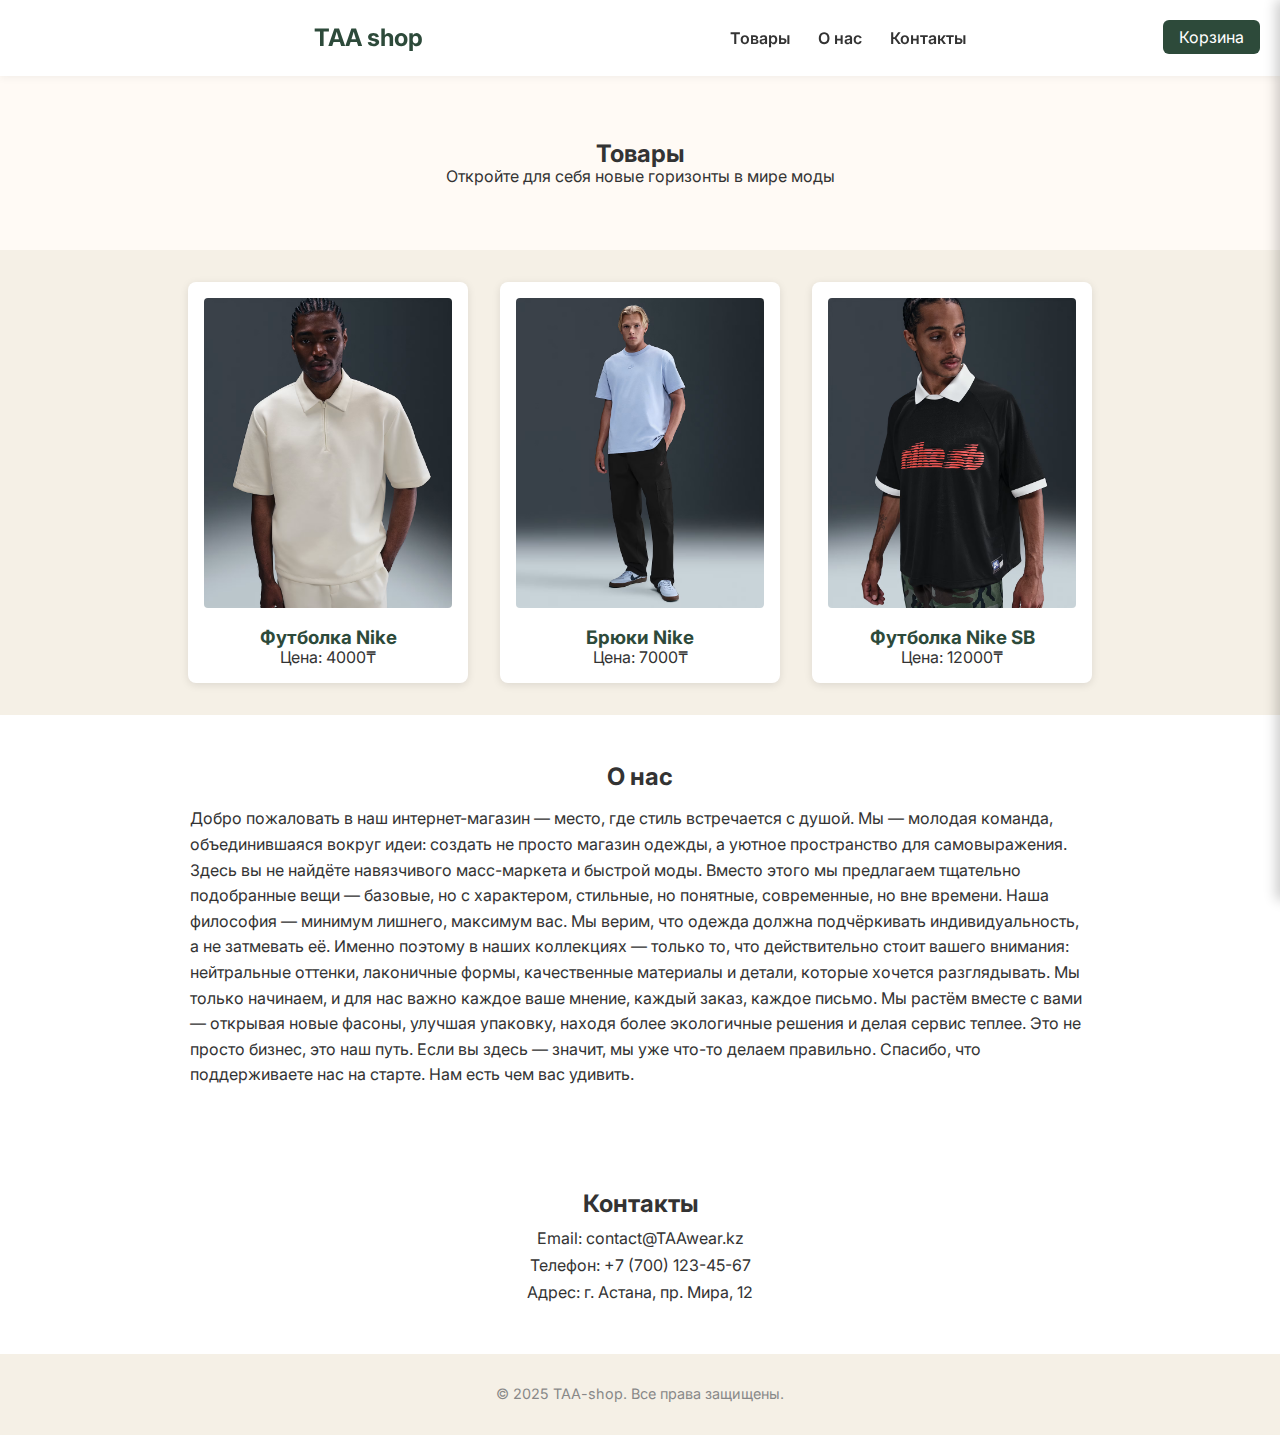
<file: index.html>
<!DOCTYPE html>
<html lang="ru">
<head>
  <meta charset="UTF-8" />
  <meta name="viewport" content="width=device-width, initial-scale=1.0" />
  <title>TAA shop</title>
  <link href="https://cdn.jsdelivr.net/npm/bootstrap@5.3.3/dist/css/bootstrap.min.css" rel="stylesheet" integrity="sha384-KyZXEAg3QhqLMpG8r+8jhAXg9fs9uMpiKFF9volG/Gp2gbf+168Q5Q0siJ5u1TZo" crossorigin="anonymous"/>
  <link rel="stylesheet" href="css/normalize.css" />
  <link rel="stylesheet" href="css/style.css" />
  <link href="https://fonts.googleapis.com/css2?family=Inter:wght@400;600&display=swap" rel="stylesheet" />
</head>
<body>
  <header>
    <h1>TAA shop</h1>
    <nav>
      <a href="#products">Товары</a>
      <a href="#about">О нас</a>
      <a href="#contacts">Контакты</a>
    </nav>
  </header>

  <div class="hero" id="products">
    <h2>Товары</h2>
    <p>Откройте для себя новые горизонты в мире моды</p>
  </div>

 <button id="openCartBtn" class="cart-open-button">Корзина</button>

<div id="cartOverlay" class="cart-overlay">
  <div class="cart-content">
    <button class="close-cart">✖</button>
    <h3>Корзина</h3>
    <ul id="cartItems"></ul>
    <button id="checkoutBtn">Оплатить</button>
  </div>
</div>

  <section class="products">
    <div class="card">
      <a href="polo.html" class="product-card"></a>
      <img src="img/tshirt_nike_polo.avif" alt="Футболка" />
      <h3>Футболка Nike</h3>
      <p>Цена: 4000₸</p>
    </div>
    <div class="card">
      <a href="pants.html" class="product-card"></a>
      <img src="img/pants_Nike.avif" alt="Брюки" />
      <h3>Брюки Nike</h3>
      <p>Цена: 7000₸</p>
    </div>
    <div class="card">
      <a href="sb.html" class="product-card"></a>
      <img src="img/tshirt_nike_SB.avif" alt="Куртка" />
      <h3>Футболка Nike SB</h3>
      <p>Цена: 12000₸</p>
    </div>
  </section>

  <section class="section" id="about">
    <div class="container container__about-us">
    <h2>О нас</h2>
    <p class="about-us__descr">
       Добро пожаловать в наш интернет-магазин — место, где стиль встречается с душой.
       Мы — молодая команда, объединившаяся вокруг идеи: создать не просто магазин одежды, а уютное пространство для самовыражения. Здесь вы не найдёте навязчивого масс-маркета и быстрой моды. Вместо этого мы предлагаем тщательно подобранные вещи — базовые, но с характером, стильные, но понятные, современные, но вне времени.
       Наша философия — минимум лишнего, максимум вас. Мы верим, что одежда должна подчёркивать индивидуальность, а не затмевать её. Именно поэтому в наших коллекциях — только то, что действительно стоит вашего внимания: нейтральные оттенки, лаконичные формы, качественные материалы и детали, которые хочется разглядывать.
       Мы только начинаем, и для нас важно каждое ваше мнение, каждый заказ, каждое письмо. Мы растём вместе с вами — открывая новые фасоны, улучшая упаковку, находя более экологичные решения и делая сервис теплее. Это не просто бизнес, это наш путь.
       Если вы здесь — значит, мы уже что-то делаем правильно.
       Спасибо, что поддерживаете нас на старте. Нам есть чем вас удивить.
    </p>
    </div>
  </section>

  <section class="section" id="contacts">
    <div class="container container__contacts">
        <h2>Контакты</h2>
    <p>Email: contact@TAAwear.kz</p>
    <p>Телефон: +7 (700) 123-45-67</p>
    <p>Адрес: г. Астана, пр. Мира, 12</p>
    </div>
  </section>
</div>
  <footer>
    &copy; 2025 TAA-shop. Все права защищены.
  </footer>

  <script src="js/script.js"></script>
  <script src="https://cdn.jsdelivr.net/npm/bootstrap@5.3.3/dist/js/bootstrap.bundle.min.js" integrity="sha384-QmKxI+ab9Y2JZoReIv8k2T9o04oL+LbBe2ScS1XkRMcX4ZQh1Z68NpCtwB2VfcyU" crossorigin="anonymous"
></script>
</body>
</html>
</file>
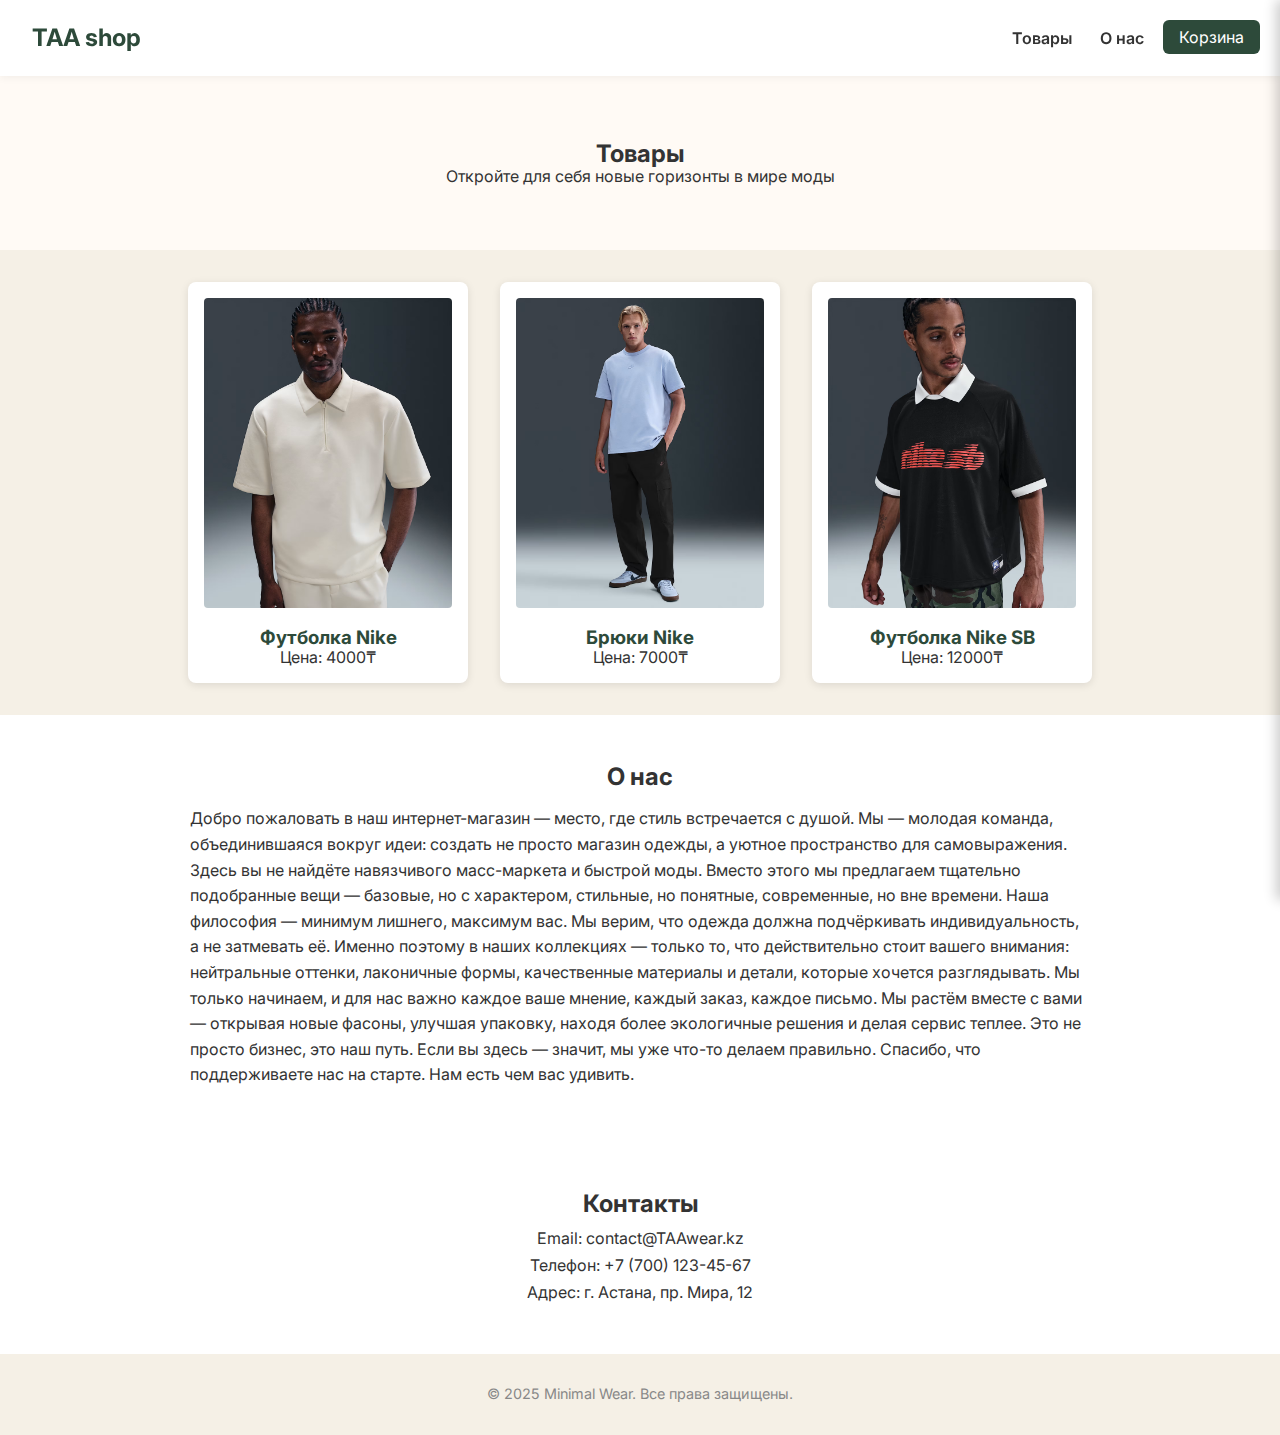
<file: TAA учебная пратика/index.html>
<!DOCTYPE html>
<html lang="ru">
<head>
  <meta charset="UTF-8" />
  <meta name="viewport" content="width=device-width, initial-scale=1.0" />
  <title>TAA shop</title>
  <link href="https://cdn.jsdelivr.net/npm/bootstrap@5.3.3/dist/css/bootstrap.min.css" rel="stylesheet" integrity="sha384-KyZXEAg3QhqLMpG8r+8jhAXg9fs9uMpiKFF9volG/Gp2gbf+168Q5Q0siJ5u1TZo" crossorigin="anonymous"/>
  <link rel="stylesheet" href="css/normalize.css" />
  <link rel="stylesheet" href="css/style.css" />
  <link href="https://fonts.googleapis.com/css2?family=Inter:wght@400;600&display=swap" rel="stylesheet" />
</head>
<body>
  <header>
    <h1>TAA shop</h1>
    <nav>
      <a href="#products">Товары</a>
      <a href="#about">О нас</a>
      <a href="#contacts">Контакты</a>
    </nav>
  </header>

  <div class="hero">
    <h2>Товары</h2>
    <p>Откройте для себя новые горизонты в мире моды</p>
  </div>

 <button id="openCartBtn" class="cart-open-button">Корзина</button>

<div id="cartOverlay" class="cart-overlay">
  <div class="cart-content">
    <button class="close-cart">✖</button>
    <h3>Корзина</h3>
    <ul id="cartItems"></ul>
    <button id="checkoutBtn">Оплатить</button>
  </div>
</div>

  <section class="products" id="products">
    <div class="card">
      <a href="polo.html" class="product-card"></a>
      <img src="img/tshirt_nike_polo.avif" alt="Футболка" />
      <h3>Футболка Nike</h3>
      <p>Цена: 4000₸</p>
    </div>
    <div class="card">
      <a href="pants.html" class="product-card"></a>
      <img src="img/pants_Nike.avif" alt="Брюки" />
      <h3>Брюки Nike</h3>
      <p>Цена: 7000₸</p>
    </div>
    <div class="card">
      <a href="sb.html" class="product-card"></a>
      <img src="img/tshirt_nike_SB.avif" alt="Куртка" />
      <h3>Футболка Nike SB</h3>
      <p>Цена: 12000₸</p>
    </div>
  </section>

  <section class="section" id="about">
    <div class="container container__about-us">
    <h2>О нас</h2>
    <p class="about-us__descr">
       Добро пожаловать в наш интернет-магазин — место, где стиль встречается с душой.
       Мы — молодая команда, объединившаяся вокруг идеи: создать не просто магазин одежды, а уютное пространство для самовыражения. Здесь вы не найдёте навязчивого масс-маркета и быстрой моды. Вместо этого мы предлагаем тщательно подобранные вещи — базовые, но с характером, стильные, но понятные, современные, но вне времени.
       Наша философия — минимум лишнего, максимум вас. Мы верим, что одежда должна подчёркивать индивидуальность, а не затмевать её. Именно поэтому в наших коллекциях — только то, что действительно стоит вашего внимания: нейтральные оттенки, лаконичные формы, качественные материалы и детали, которые хочется разглядывать.
       Мы только начинаем, и для нас важно каждое ваше мнение, каждый заказ, каждое письмо. Мы растём вместе с вами — открывая новые фасоны, улучшая упаковку, находя более экологичные решения и делая сервис теплее. Это не просто бизнес, это наш путь.
       Если вы здесь — значит, мы уже что-то делаем правильно.
       Спасибо, что поддерживаете нас на старте. Нам есть чем вас удивить.
    </p>
    </div>
  </section>

  <section class="section" id="contacts">
    <div class="container container__contacts">
        <h2>Контакты</h2>
    <p>Email: contact@TAAwear.kz</p>
    <p>Телефон: +7 (700) 123-45-67</p>
    <p>Адрес: г. Астана, пр. Мира, 12</p>
    </div>
  </section>
</div>
  <footer>
    &copy; 2025 Minimal Wear. Все права защищены.
  </footer>

  <script src="js/script.js"></script>
  <script src="https://cdn.jsdelivr.net/npm/bootstrap@5.3.3/dist/js/bootstrap.bundle.min.js" integrity="sha384-QmKxI+ab9Y2JZoReIv8k2T9o04oL+LbBe2ScS1XkRMcX4ZQh1Z68NpCtwB2VfcyU" crossorigin="anonymous"
></script>
</body>
</html>
</file>
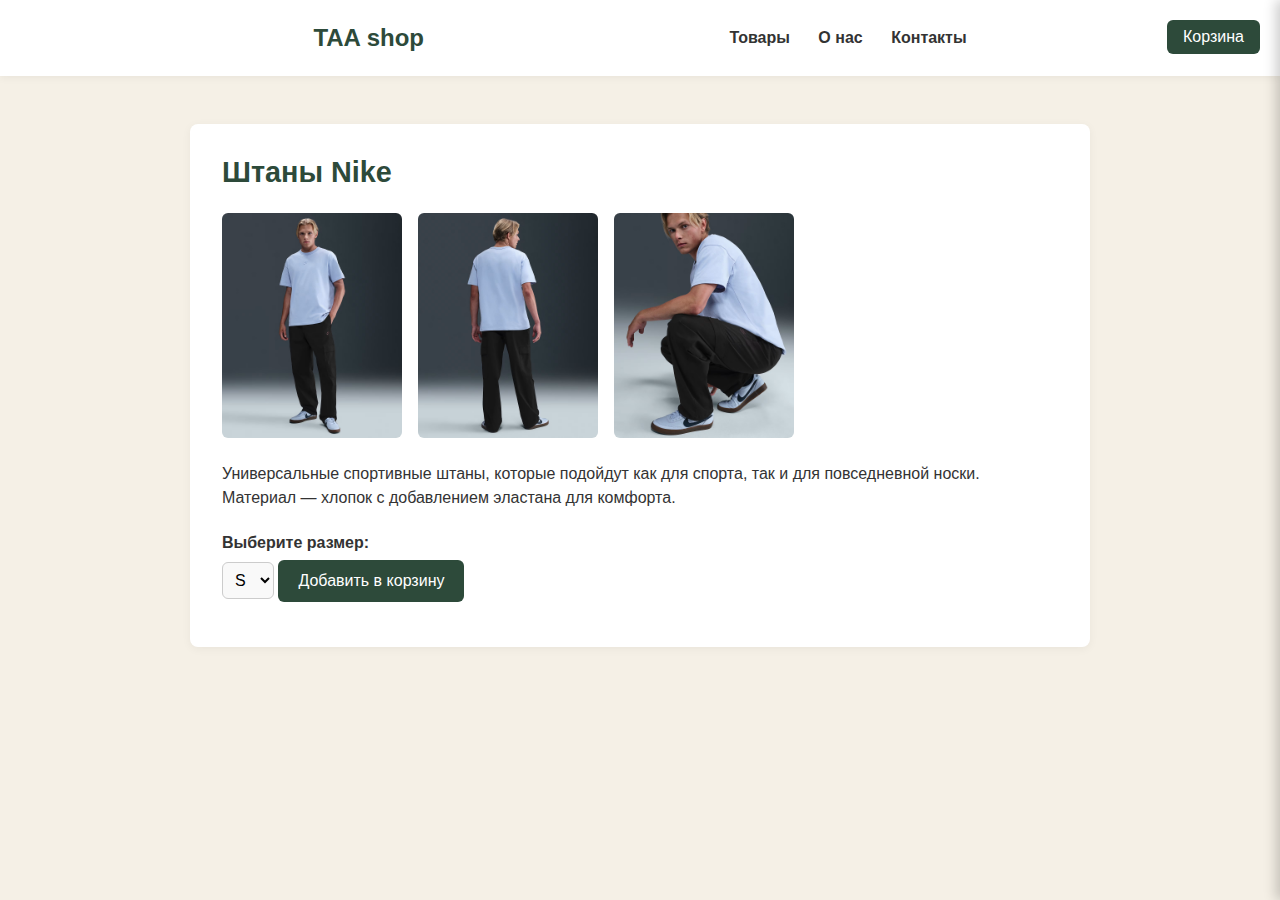
<file: pants.html>
<!DOCTYPE html>
<html lang="ru">
<head>
  <meta charset="UTF-8" />
  <meta name="viewport" content="width=device-width, initial-scale=1.0"/>
  <title>Штаны Nike - TAA shop</title>
  <link href="https://cdn.jsdelivr.net/npm/bootstrap@5.3.3/dist/css/bootstrap.min.css" rel="stylesheet" integrity="sha384-KyZXEAg3QhqLMpG8r+8jhAXg9fs9uMpiKFF9volG/Gp2gbf+168Q5Q0siJ5u1TZo" crossorigin="anonymous"/>
  <link rel="stylesheet" href="css/normalize.css" />
  <link rel="stylesheet" href="css/style.css" />
</head>
<body>

  <header>
    <h1><a class="logo_title" href="index.html">TAA shop</a></h1>
    <nav>
      <a href="index.html#products">Товары</a>
      <a href="index.html#about">О нас</a>
      <a href="index.html#contact">Контакты</a>
    </nav>
  </header>

  
<section class="product-page">
  <h2>Штаны Nike</h2>
  <div class="product-gallery">
    <img src="img/pants_Nike.avif" />
    <img src="img/pants_nike_men.avif" />
    <img src="img/pants_nike_men(1).avif" />
  </div>
  <p>Универсальные спортивные штаны, которые подойдут как для спорта, так и для повседневной носки. Материал — хлопок с добавлением эластана для комфорта.</p>
  <label for="size">Выберите размер:</label>
  <select id="sizePants">
    <option value="S">S</option>
    <option value="M">M</option>
    <option value="L">L</option>
  </select>
  <button onclick="addToCart('Штаны Nike', document.getElementById('sizePants').value)">Добавить в корзину</button>
</section>
  <button id="openCartBtn" class="cart-open-button">Корзина</button>

<div id="cartOverlay" class="cart-overlay">
  <div class="cart-content">
    <button class="close-cart">✖</button>
    <h3>Корзина</h3>
    <ul id="cartItems"></ul>
    <button id="checkoutBtn">Оплатить</button>
  </div>
</div>

  <script src="js/script.js" defer></script>
</body>
</html>
</file>
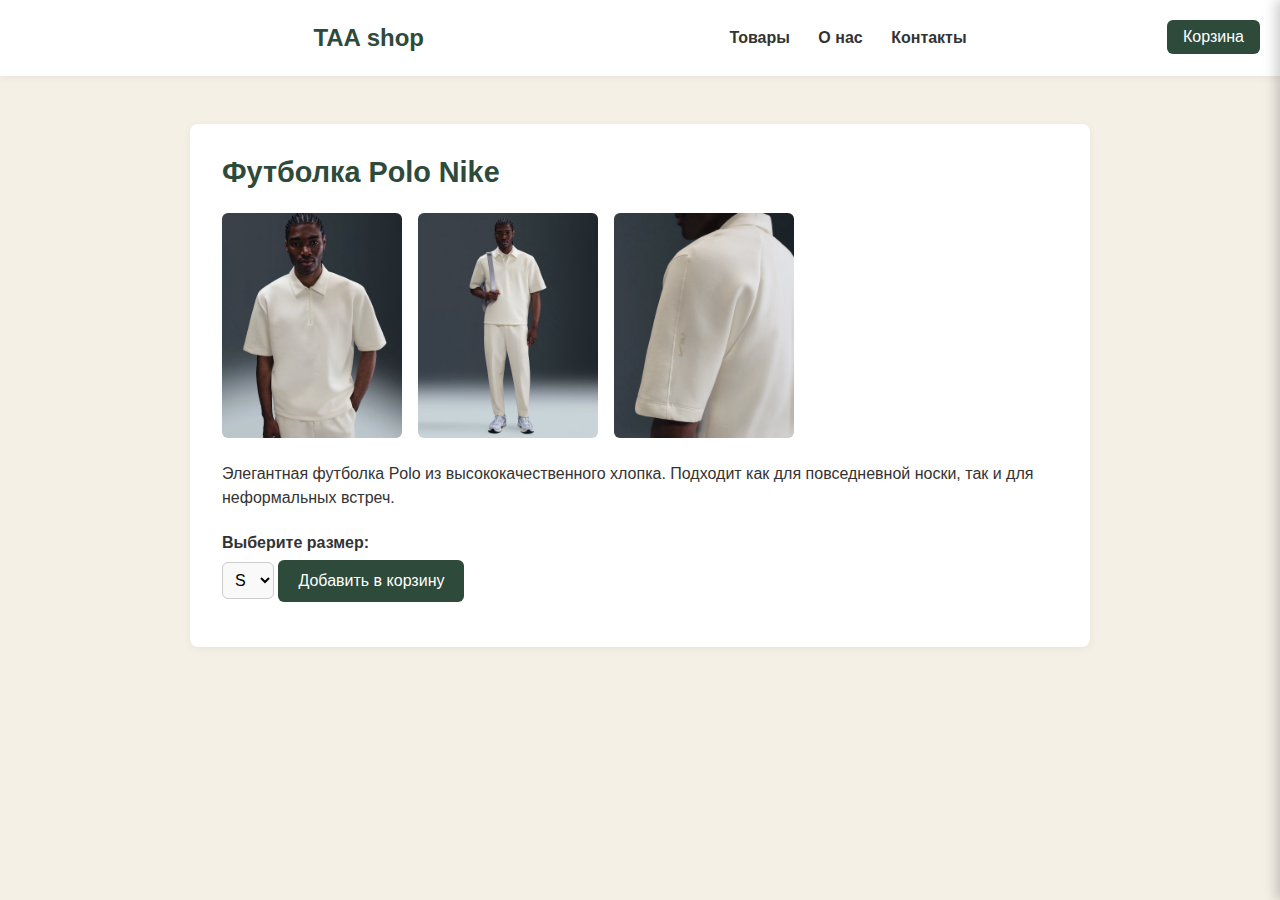
<file: polo.html>
<!DOCTYPE html>
<html lang="ru">
<head>
  <meta charset="UTF-8" />
  <meta name="viewport" content="width=device-width, initial-scale=1.0"/>
  <title>Футболка Polo Nike - TAA shop</title>
  <link href="https://cdn.jsdelivr.net/npm/bootstrap@5.3.3/dist/css/bootstrap.min.css" rel="stylesheet" integrity="sha384-KyZXEAg3QhqLMpG8r+8jhAXg9fs9uMpiKFF9volG/Gp2gbf+168Q5Q0siJ5u1TZo" crossorigin="anonymous"/>
  <link rel="stylesheet" href="css/normalize.css" />
  <link rel="stylesheet" href="css/style.css" />
</head>
<body>

  <header>
    <h1><a class="logo_title" href="index.html">TAA shop</a></h1>
    <nav>
      <a href="index.html#products">Товары</a>
      <a href="index.html#about">О нас</a>
      <a href="index.html#contact">Контакты</a>
    </nav>
  </header>

  
<section class="product-page">
  <h2>Футболка Polo Nike</h2>
  <div class="product-gallery">
    <img src="img/tshirt_nike_polo.avif" />
    <img src="img/tshirt_nike_polo_men.avif" />
    <img src="img/tshirt_nike_polo_men(1).avif" />
  </div>
  <p>Элегантная футболка Polo из высококачественного хлопка. Подходит как для повседневной носки, так и для неформальных встреч.</p>
  <label for="size">Выберите размер:</label>
  <select id="sizePolo">
    <option value="S">S</option>
    <option value="M">M</option>
    <option value="L">L</option>
  </select>
  <button onclick="addToCart('Футболка Polo Nike', document.getElementById('sizePolo').value)">Добавить в корзину</button>
</section>
  <button id="openCartBtn" class="cart-open-button">Корзина</button>

<div id="cartOverlay" class="cart-overlay">
  <div class="cart-content">
    <button class="close-cart">✖</button>
    <h3>Корзина</h3>
    <ul id="cartItems"></ul>
    <button id="checkoutBtn">Оплатить</button>
  </div>
</div>

  <script src="js/script.js" defer></script>
</body>
</html>
</file>
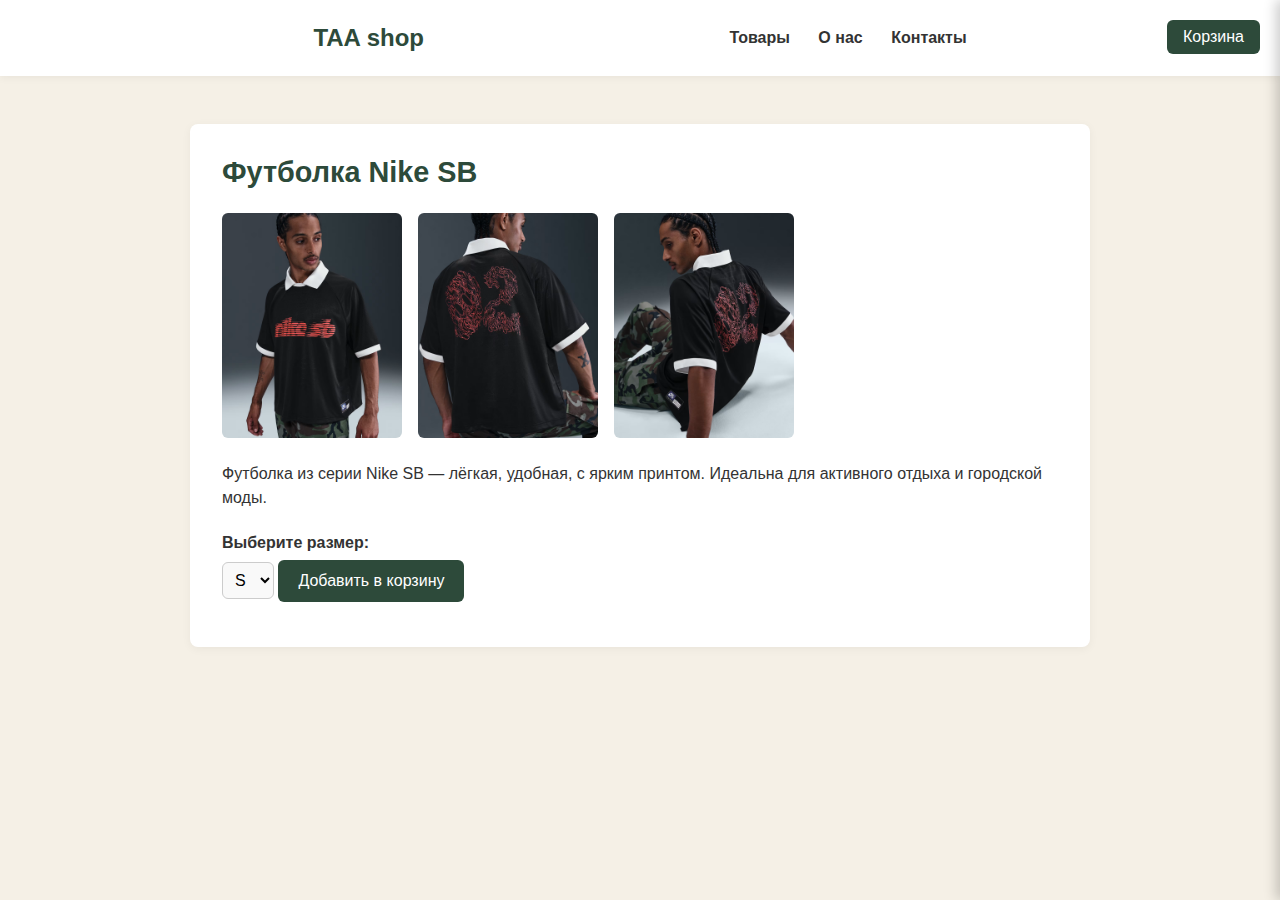
<file: sb.html>
<!DOCTYPE html>
<html lang="ru">
<head>
  <meta charset="UTF-8" />
  <meta name="viewport" content="width=device-width, initial-scale=1.0"/>
  <title>Футболка Nike SB - TAA shop</title>
  <link href="https://cdn.jsdelivr.net/npm/bootstrap@5.3.3/dist/css/bootstrap.min.css" rel="stylesheet" integrity="sha384-KyZXEAg3QhqLMpG8r+8jhAXg9fs9uMpiKFF9volG/Gp2gbf+168Q5Q0siJ5u1TZo" crossorigin="anonymous"/>
  <link rel="stylesheet" href="css/normalize.css" />
  <link rel="stylesheet" href="css/style.css" />
</head>
<body>
  <header>
    <h1><a class="logo_title" href="index.html">TAA shop</a></h1>
    <nav>
      <a href="index.html#products">Товары</a>
      <a href="index.html#about">О нас</a>
      <a href="index.html#contact">Контакты</a>
    </nav>
  </header>
<section class="product-page">
  <h2>Футболка Nike SB</h2>
  <div class="product-gallery">
    <img src="img/tshirt_nike_SB.avif" />
    <img src="img/tshirt_nike_SB_men.avif" />
    <img src="img/tshirt_nike_SB_men(1).avif" />
  </div>
  <p>Футболка из серии Nike SB — лёгкая, удобная, с ярким принтом. Идеальна для активного отдыха и городской моды.</p>
  <label for="size">Выберите размер:</label>
  <select id="sizeSB">
    <option value="S">S</option>
    <option value="M">M</option>
    <option value="L">L</option>
  </select>
  <button onclick="addToCart('Футболка Nike SB', document.getElementById('sizeSB').value)">Добавить в корзину</button>
</section>
  <button id="openCartBtn" class="cart-open-button">Корзина</button>

<div id="cartOverlay" class="cart-overlay">
  <div class="cart-content">
    <button class="close-cart">✖</button>
    <h3>Корзина</h3>
    <ul id="cartItems"></ul>
    <button id="checkoutBtn">Оплатить</button>
  </div>
</div>

  <script src="js/script.js" defer></script>
</body>
</html>
</file>
<file: css/style.css>
:root {
  --background: #f5f0e6;
  --accent: #2d4a3a;
  --text: #333;
  --card-bg: #fffaf5;
}

* {
  box-sizing: border-box;
  margin: 0;
  padding: 0;
}

body {
  font-family: 'Inter', sans-serif;
  background-color: var(--background);
  color: var(--text);
}

header {
  background-color: white;
  padding: 1.5rem 2rem;
  display: flex;
  justify-content: space-evenly;
  align-items: center;
  box-shadow: 0 2px 8px rgba(0,0,0,0.05);
  position: sticky;
  top: 0;
  z-index: 100;
}

header h1 {
  margin: 0;
  color: var(--accent);
  font-size: 1.5rem;
}

nav a {
  margin-left: 1.5rem;
  text-decoration: none;
  color: var(--text);
  font-weight: 600;
}

nav a:hover {
  color: var(--accent);
}

.hero {
  text-align: center;
  padding: 4rem 2rem;
  background-color: var(--card-bg);
}

.products {
  display: flex;
  flex-wrap: wrap;
  justify-content: center;
  gap: 2rem;
  padding: 2rem;
}

.card {
  position: relative;
  background-color: white;
  padding: 1rem;
  width: 280px;
  border-radius: 8px;
  box-shadow: 0 2px 8px rgba(0,0,0,0.1);
  text-align: center;
  transition: transform 0.2s ease;
  position: relative;
}

.card:hover {
  transform: translateY(-4px);
}

.card img {
  width: 100%;
  border-radius: 4px;
}

.card h3 {
  margin-top: 1rem;
  color: var(--accent);
}

.section {
  padding: 3rem 2rem;
  background-color: white;
}

.container {
  max-width: 900px;
  margin: 0 auto;
  display: flex;
  flex-direction: column;
  align-items: center;
}

.about-us__descr {
  margin-top: 1rem;
  line-height: 1.6;
}

footer {
  text-align: center;
  padding: 2rem;
  font-size: 0.9rem;
  color: #888;
}

/* Кнопка открытия корзины */
.cart-open-button {
  position: fixed;
  top: 20px;
  right: 20px;
  background-color: var(--accent);
  color: white;
  padding: 0.5rem 1rem;
  border-radius: 6px;
  border: none;
  cursor: pointer;
  z-index: 101;
}

/* Корзина */
.cart-overlay {
  position: fixed;
  top: 0;
  right: 0;
  height: 100%;
  width: 100%;
  display: flex;
  justify-content: flex-end;
  background: transparent;
  pointer-events: none;
  z-index: 999;
}

.cart-overlay.open {
  right: 0;
   pointer-events: auto;
}

.cart-modal {
  width: 33%;
  max-width: 400px;
  background-color: white;
  height: 100%;
  padding: 1.5rem;
  box-shadow: -4px 0 20px rgba(0, 0, 0, 0.1);
  display: flex;
  flex-direction: column;
  position: relative;
}

.cart-close {
  position: absolute;
  top: 1rem;
  right: 1rem;
  font-size: 1.2rem;
  background: none;
  border: none;
  cursor: pointer;
}

.cart-content h3 {
  margin-top: 2rem;
  margin-bottom: 1rem;
}

.cart-content ul {
  list-style: none;
  padding: 0;
  flex-grow: 1;
  overflow-y: auto;
}

.cart-content li {
  display: flex;
  justify-content: space-between;
  margin-bottom: 0.5rem;
}

.cart-footer {
  margin-top: auto;
}

.cart-footer button {
  width: 100%;
  padding: 0.75rem;
  background: var(--accent);
  color: white;
  border: none;
  border-radius: 6px;
  cursor: pointer;
  margin-top: 1rem;
}

.cart-footer button:hover {
  background-color: #1c3627;
}

/* Выплывающая корзина сбоку */
.cart-overlay {
  position: fixed;
  inset: 0;
  background: rgba(0, 0, 0, 0.4); /* затемнение фона */
  z-index: 999;
  display: none;
  justify-content: flex-end;
  align-items: stretch;
}

.cart-overlay.open {
  display: flex;
  transform: translateX(0);
}

/* Контейнер самой корзины */
.cart-content {
  width: 100%;
  max-width: 400px;
  height: 100%;
  background: white;
  box-shadow: -4px 0 12px rgba(0, 0, 0, 0.2);
  transform: translateX(100%);
  transition: transform 0.3s ease;
  display: flex;
  flex-direction: column;
  padding: 1.5rem;
  position: relative;
  transform: translateX(0);
}

/* Кнопка закрытия ✖ */
.close-cart {
  position: absolute;
  top: 1rem;
  right: 1rem;
  background: none;
  border: none;
  font-size: 1.4rem;
  cursor: pointer;
  color: #333;
}

/* Заголовок корзины */
.cart-content h3 {
  margin-top: 2rem;
  margin-bottom: 1rem;
  font-size: 1.3rem;
  color: var(--accent, #2d4a3a);
}

/* Список товаров */
.cart-content ul {
  list-style: none;
  padding: 0;
  margin: 0;
  flex-grow: 1;
}

.cart-content li {
  display: flex;
  justify-content: space-between;
  align-items: center;
  margin-bottom: 0.75rem;
  font-size: 1rem;
}

.cart-content li button {
  background: transparent;
  border: none;
  color: #c33;
  cursor: pointer;
}

/* Кнопка оплаты */
#checkoutBtn {
  margin-top: auto;
  padding: 0.75rem;
  background: var(--accent, #2d4a3a);
  color: white;
  border: none;
  border-radius: 6px;
  cursor: pointer;
  font-size: 1rem;
  margin-top: 1.5rem;
}

#checkoutBtn:hover {
  background: #1c3627;
}

.product-card:before {
  content: '';
  position: absolute;
  top: 0;
  left: 0;
  width: 100%;
  height: 100%;
}

/* Стили для страницы товара */
.product-page {
  max-width: 900px;
  margin: 3rem auto;
  padding: 2rem;
  background-color: white;
  border-radius: 8px;
  box-shadow: 0 2px 10px rgba(0, 0, 0, 0.05);
}

.product-page h2 {
  margin-bottom: 1.5rem;
  color: var(--accent, #2d4a3a);
  font-size: 1.8rem;
}

.product-gallery {
  display: flex;
  gap: 1rem;
  overflow-x: auto;
  margin-bottom: 1.5rem;
}

.product-gallery img {
  width: 180px;
  height: auto;
  border-radius: 6px;
  flex-shrink: 0;
}

.product-page p {
  margin-bottom: 1rem;
  font-size: 1rem;
  line-height: 1.5;
}

.product-page label {
  display: block;
  margin: 1.5rem 0 0.5rem;
  font-weight: 600;
}

.product-page select {
  padding: 0.5rem;
  font-size: 1rem;
  border-radius: 6px;
  border: 1px solid #ccc;
  background-color: #f9f9f9;
  margin-bottom: 1rem;
}

.product-page button {
  padding: 0.75rem 1.25rem;
  background-color: var(--accent, #2d4a3a);
  color: white;
  border: none;
  border-radius: 6px;
  font-size: 1rem;
  cursor: pointer;
  transition: background 0.3s ease;
}

.product-page button:hover {
  background-color: #1c3627;
}
.cart-overlay {
  position: fixed;
  top: 0;
  right: 0;
  height: 100%;
  width: 100%;
  display: flex;
  justify-content: flex-end;
  background: transparent;
  transition: background 0.3s ease;
  pointer-events: none;
  z-index: 999;
}

.cart-overlay.open {
  pointer-events: all;
  background: rgba(0, 0, 0, 0.4);
}

.cart-content {
  background: white;
  width: 100%;
  max-width: 400px;
  height: 100%;
  transform: translateX(100%);
  transition: transform 0.3s ease-in-out;
  padding: 2rem 1.5rem;
  position: relative;
  display: flex;
  flex-direction: column;
}

.cart-overlay.open .cart-content {
  transform: translateX(0);
}

.logo_title {
  text-decoration: none;
  color: #2d4a3a;
}

.container__contacts {
  line-height: 1.7;
}
</file>
<file: TAA учебная пратика/css/style.css>
:root {
  --background: #f5f0e6;
  --accent: #2d4a3a;
  --text: #333;
  --card-bg: #fffaf5;
}

* {
  box-sizing: border-box;
  margin: 0;
  padding: 0;
}

body {
  font-family: 'Inter', sans-serif;
  background-color: var(--background);
  color: var(--text);
}

header {
  background-color: white;
  padding: 1.5rem 2rem;
  display: flex;
  justify-content: space-between;
  align-items: center;
  box-shadow: 0 2px 8px rgba(0,0,0,0.05);
  position: sticky;
  top: 0;
  z-index: 100;
}

header h1 {
  margin: 0;
  color: var(--accent);
  font-size: 1.5rem;
}

nav a {
  margin-left: 1.5rem;
  text-decoration: none;
  color: var(--text);
  font-weight: 600;
}

nav a:hover {
  color: var(--accent);
}

.hero {
  text-align: center;
  padding: 4rem 2rem;
  background-color: var(--card-bg);
}

.products {
  display: flex;
  flex-wrap: wrap;
  justify-content: center;
  gap: 2rem;
  padding: 2rem;
}

.card {
  position: relative;
  background-color: white;
  padding: 1rem;
  width: 280px;
  border-radius: 8px;
  box-shadow: 0 2px 8px rgba(0,0,0,0.1);
  text-align: center;
  transition: transform 0.2s ease;
  position: relative;
}

.card:hover {
  transform: translateY(-4px);
}

.card img {
  width: 100%;
  border-radius: 4px;
}

.card h3 {
  margin-top: 1rem;
  color: var(--accent);
}

.section {
  padding: 3rem 2rem;
  background-color: white;
}

.container {
  max-width: 900px;
  margin: 0 auto;
  display: flex;
  flex-direction: column;
  align-items: center;
}

.about-us__descr {
  margin-top: 1rem;
  line-height: 1.6;
}

footer {
  text-align: center;
  padding: 2rem;
  font-size: 0.9rem;
  color: #888;
}

/* Кнопка открытия корзины */
.cart-open-button {
  position: fixed;
  top: 20px;
  right: 20px;
  background-color: var(--accent);
  color: white;
  padding: 0.5rem 1rem;
  border-radius: 6px;
  border: none;
  cursor: pointer;
  z-index: 101;
}

/* Корзина */
.cart-overlay {
  position: fixed;
  top: 0;
  right: 0;
  height: 100%;
  width: 100%;
  display: flex;
  justify-content: flex-end;
  background: transparent;
  pointer-events: none;
  z-index: 999;
}

.cart-overlay.open {
  right: 0;
   pointer-events: auto;
}

.cart-modal {
  width: 33%;
  max-width: 400px;
  background-color: white;
  height: 100%;
  padding: 1.5rem;
  box-shadow: -4px 0 20px rgba(0, 0, 0, 0.1);
  display: flex;
  flex-direction: column;
  position: relative;
}

.cart-close {
  position: absolute;
  top: 1rem;
  right: 1rem;
  font-size: 1.2rem;
  background: none;
  border: none;
  cursor: pointer;
}

.cart-content h3 {
  margin-top: 2rem;
  margin-bottom: 1rem;
}

.cart-content ul {
  list-style: none;
  padding: 0;
  flex-grow: 1;
  overflow-y: auto;
}

.cart-content li {
  display: flex;
  justify-content: space-between;
  margin-bottom: 0.5rem;
}

.cart-footer {
  margin-top: auto;
}

.cart-footer button {
  width: 100%;
  padding: 0.75rem;
  background: var(--accent);
  color: white;
  border: none;
  border-radius: 6px;
  cursor: pointer;
  margin-top: 1rem;
}

.cart-footer button:hover {
  background-color: #1c3627;
}

/* Выплывающая корзина сбоку */
.cart-overlay {
  position: fixed;
  inset: 0;
  background: rgba(0, 0, 0, 0.4); /* затемнение фона */
  z-index: 999;
  display: none;
  justify-content: flex-end;
  align-items: stretch;
}

.cart-overlay.open {
  display: flex;
  transform: translateX(0);
}

/* Контейнер самой корзины */
.cart-content {
  width: 100%;
  max-width: 400px;
  height: 100%;
  background: white;
  box-shadow: -4px 0 12px rgba(0, 0, 0, 0.2);
  transform: translateX(100%);
  transition: transform 0.3s ease;
  display: flex;
  flex-direction: column;
  padding: 1.5rem;
  position: relative;
  transform: translateX(0);
}

/* Кнопка закрытия ✖ */
.close-cart {
  position: absolute;
  top: 1rem;
  right: 1rem;
  background: none;
  border: none;
  font-size: 1.4rem;
  cursor: pointer;
  color: #333;
}

/* Заголовок корзины */
.cart-content h3 {
  margin-top: 2rem;
  margin-bottom: 1rem;
  font-size: 1.3rem;
  color: var(--accent, #2d4a3a);
}

/* Список товаров */
.cart-content ul {
  list-style: none;
  padding: 0;
  margin: 0;
  flex-grow: 1;
}

.cart-content li {
  display: flex;
  justify-content: space-between;
  align-items: center;
  margin-bottom: 0.75rem;
  font-size: 1rem;
}

.cart-content li button {
  background: transparent;
  border: none;
  color: #c33;
  cursor: pointer;
}

/* Кнопка оплаты */
#checkoutBtn {
  margin-top: auto;
  padding: 0.75rem;
  background: var(--accent, #2d4a3a);
  color: white;
  border: none;
  border-radius: 6px;
  cursor: pointer;
  font-size: 1rem;
  margin-top: 1.5rem;
}

#checkoutBtn:hover {
  background: #1c3627;
}

.product-card:before {
  content: '';
  position: absolute;
  top: 0;
  left: 0;
  width: 100%;
  height: 100%;
}

/* Стили для страницы товара */
.product-page {
  max-width: 900px;
  margin: 3rem auto;
  padding: 2rem;
  background-color: white;
  border-radius: 8px;
  box-shadow: 0 2px 10px rgba(0, 0, 0, 0.05);
}

.product-page h2 {
  margin-bottom: 1.5rem;
  color: var(--accent, #2d4a3a);
  font-size: 1.8rem;
}

.product-gallery {
  display: flex;
  gap: 1rem;
  overflow-x: auto;
  margin-bottom: 1.5rem;
}

.product-gallery img {
  width: 180px;
  height: auto;
  border-radius: 6px;
  flex-shrink: 0;
}

.product-page p {
  margin-bottom: 1rem;
  font-size: 1rem;
  line-height: 1.5;
}

.product-page label {
  display: block;
  margin: 1.5rem 0 0.5rem;
  font-weight: 600;
}

.product-page select {
  padding: 0.5rem;
  font-size: 1rem;
  border-radius: 6px;
  border: 1px solid #ccc;
  background-color: #f9f9f9;
  margin-bottom: 1rem;
}

.product-page button {
  padding: 0.75rem 1.25rem;
  background-color: var(--accent, #2d4a3a);
  color: white;
  border: none;
  border-radius: 6px;
  font-size: 1rem;
  cursor: pointer;
  transition: background 0.3s ease;
}

.product-page button:hover {
  background-color: #1c3627;
}
.cart-overlay {
  position: fixed;
  top: 0;
  right: 0;
  height: 100%;
  width: 100%;
  display: flex;
  justify-content: flex-end;
  background: transparent;
  transition: background 0.3s ease;
  pointer-events: none;
  z-index: 999;
}

.cart-overlay.open {
  pointer-events: all;
  background: rgba(0, 0, 0, 0.4);
}

.cart-content {
  background: white;
  width: 100%;
  max-width: 400px;
  height: 100%;
  transform: translateX(100%);
  transition: transform 0.3s ease-in-out;
  padding: 2rem 1.5rem;
  position: relative;
  display: flex;
  flex-direction: column;
}

.cart-overlay.open .cart-content {
  transform: translateX(0);
}

.logo_title {
  text-decoration: none;
  color: #2d4a3a;
}

.container__contacts {
  line-height: 1.7;
}
</file>
